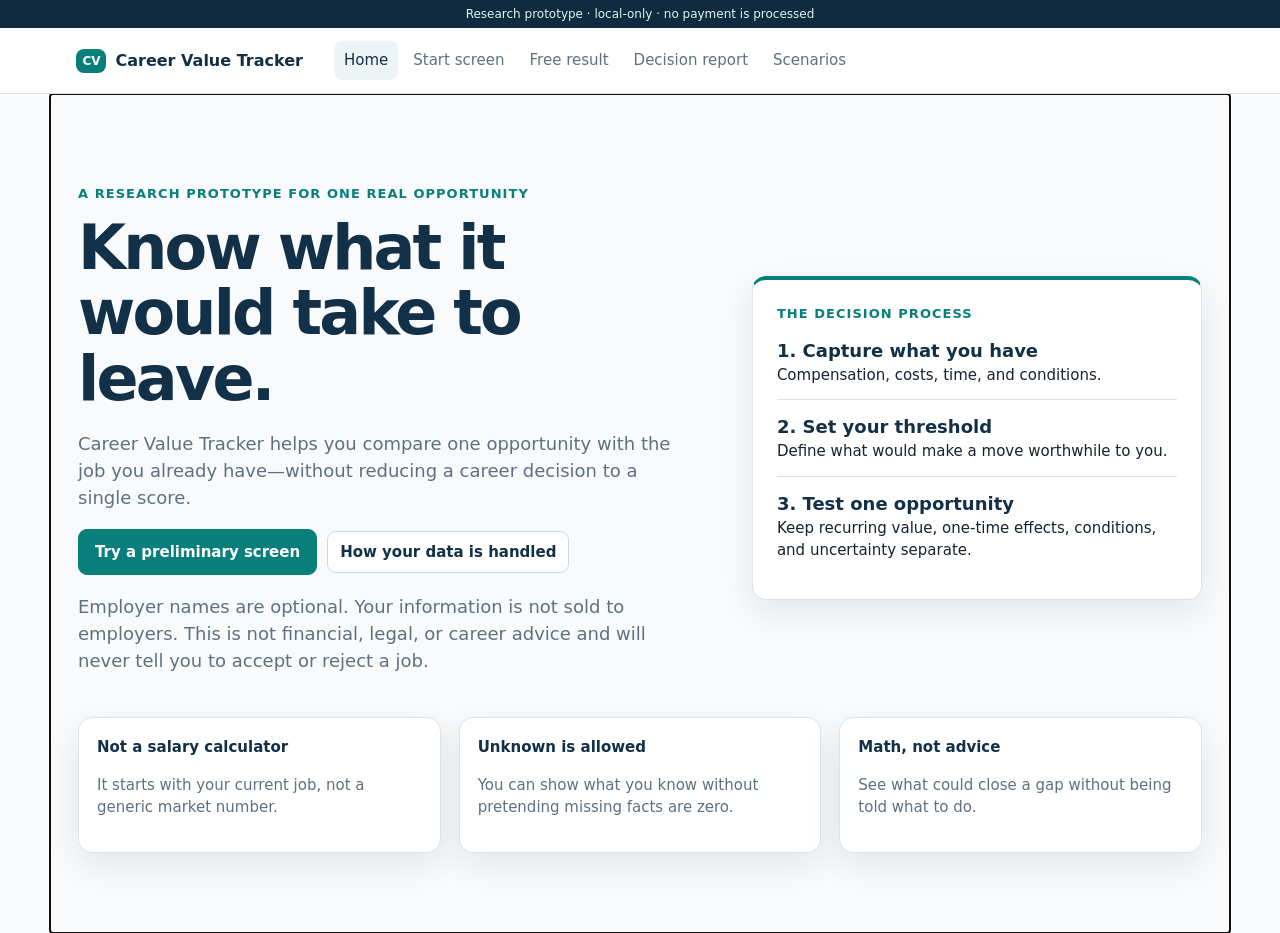
<file: index.html>
<!doctype html>
<html lang="en">
  <head>
    <meta charset="UTF-8" />
    <meta name="viewport" content="width=device-width, initial-scale=1.0" />
    <title>Career Value Tracker — Research Prototype</title>
    <link rel="stylesheet" href="styles.css" />
    <style>.step{border:0;cursor:pointer}.step:disabled{cursor:not-allowed;opacity:.6}.persistent-note{margin-top:14px}.result-hero .notice.warning,.result-hero .notice.warning strong,.result-hero .notice.warning .helper{color:#5b3700}.locked{min-height:270px}.unlock-callout>div{max-width:670px}.unlock-callout .primary-button{white-space:normal}</style>
  </head>
  <body>
    <div class="research-ribbon">Research prototype · local-only · no payment is processed</div>
    <header class="topbar">
      <button class="brand" data-route="landing" aria-label="Career Value Tracker home">
        <span class="brand-mark">CV</span><span>Career Value Tracker</span>
      </button>
      <nav id="mainNav" aria-label="Prototype navigation"></nav>
      <button class="quiet-button" id="researchToggle" hidden>Research controls</button>
    </header>
    <aside id="researchPanel" class="research-panel" hidden>
      <div class="panel-head"><strong>Research controls</strong><button class="icon-button" id="closeResearch" aria-label="Close research controls">×</button></div>
      <label for="fixtureSelect">Load a report fixture</label>
      <select id="fixtureSelect"></select>
      <p>Fixtures populate presentation states only. They do not run the production calculation engine.</p>
      <button class="secondary-button" id="resetLog">Reset local event log</button>
      <button class="secondary-button" id="downloadLog">Download event log (JSON)</button>
      <details><summary>Event log</summary><pre id="eventLog"></pre></details>
    </aside>
    <main id="app" tabindex="-1"></main>
    <div id="toast" role="status" aria-live="polite"></div>
    <script src="app.js?v=final-pilot-flow-b2bad36"></script>
  </body>
</html>
</file>
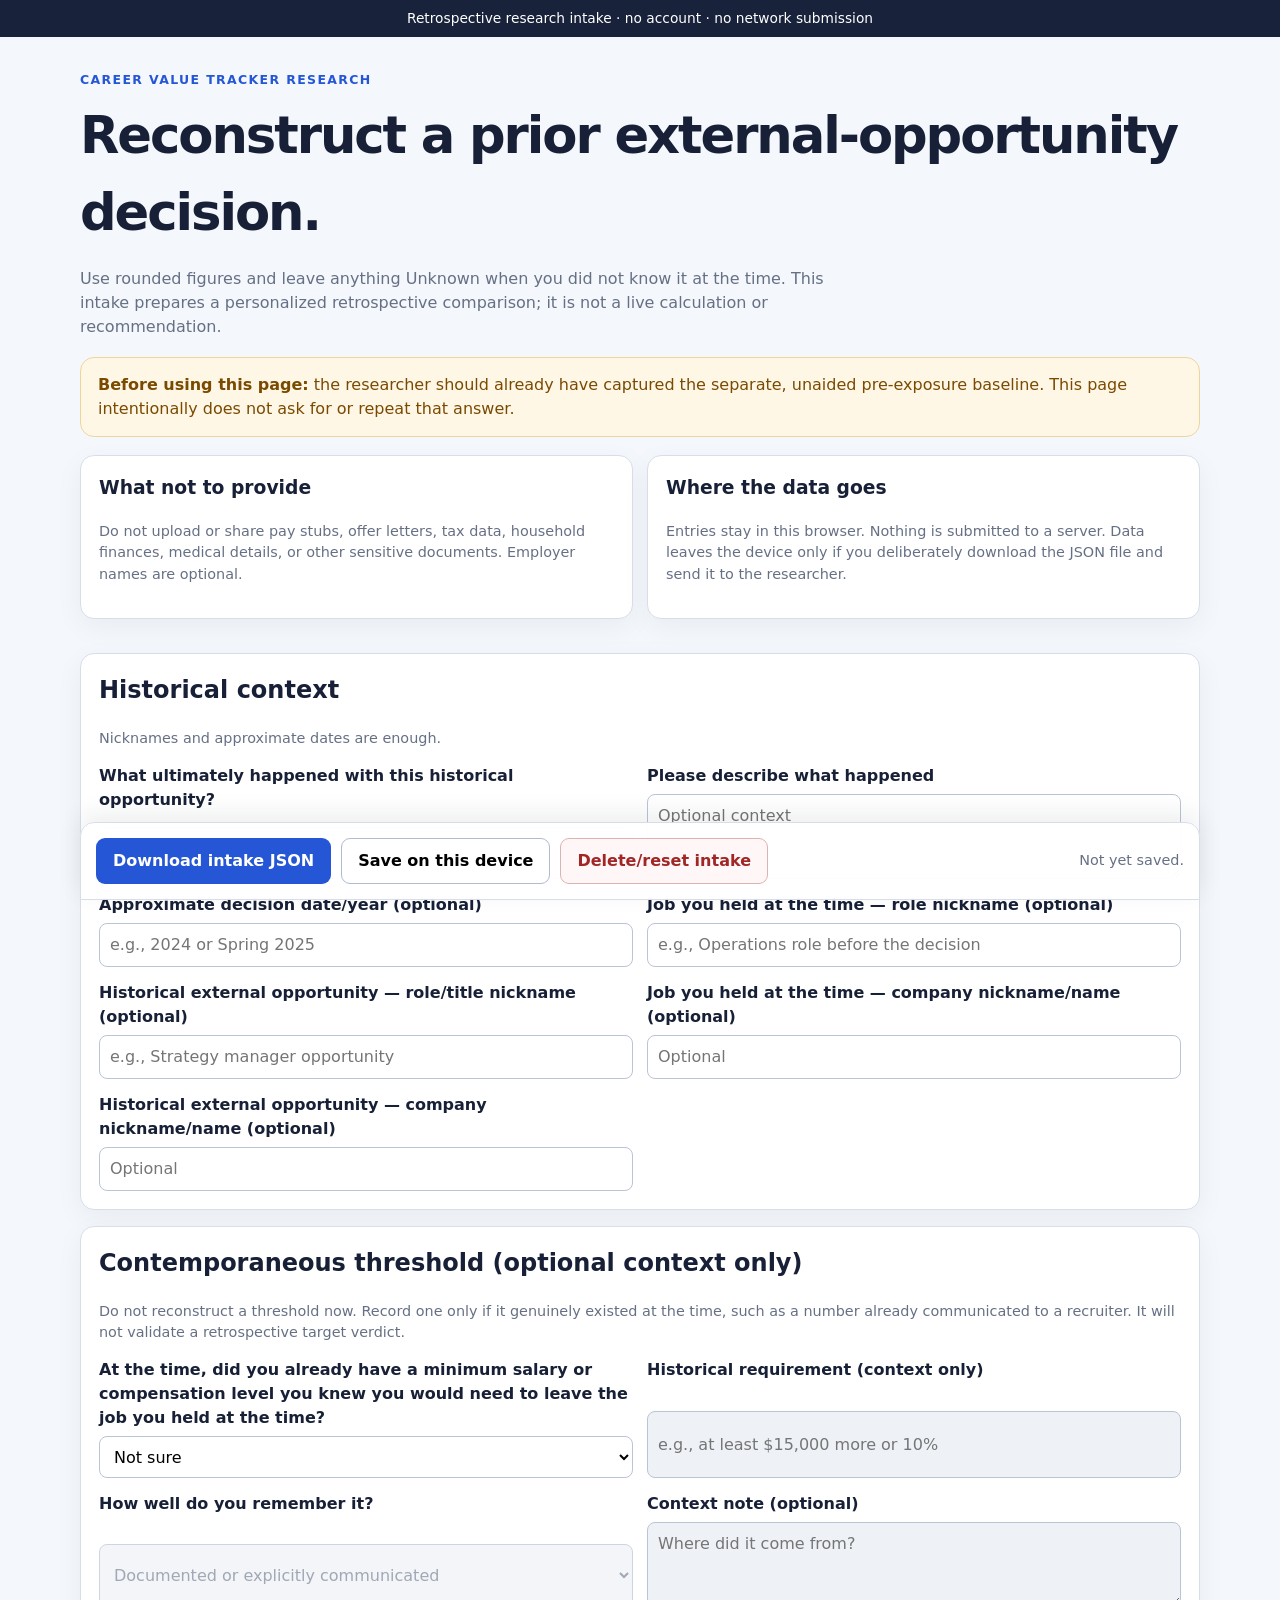
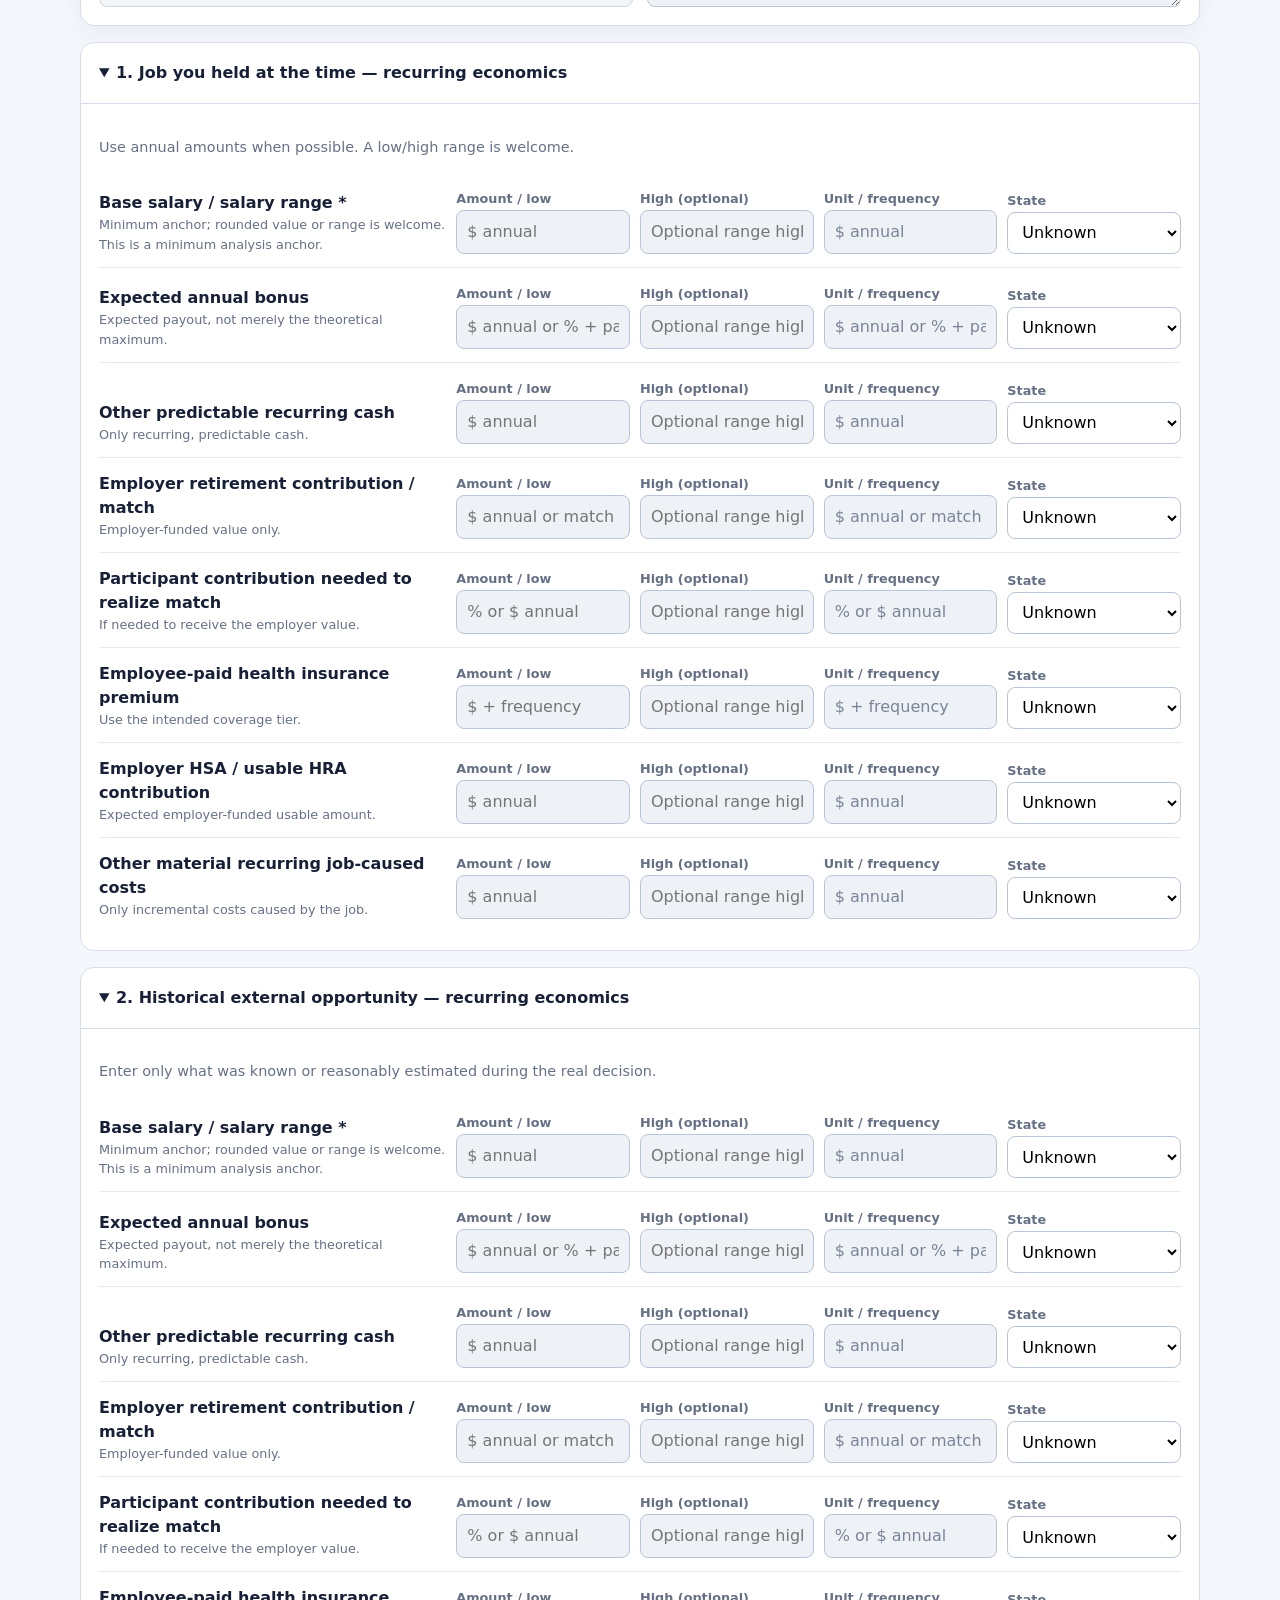
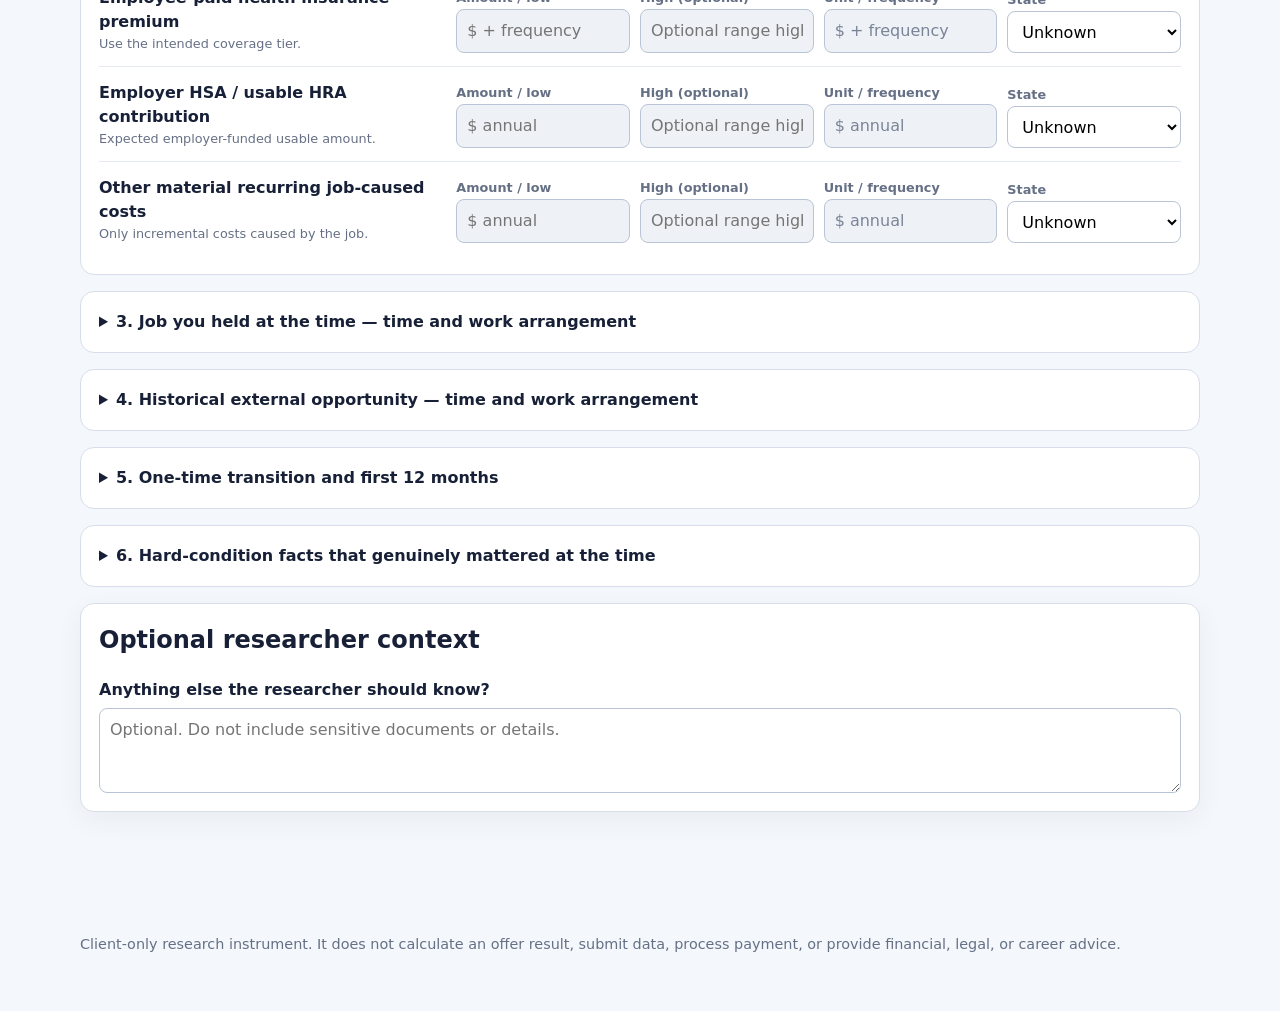
<file: RETROSPECTIVE_DECISION_INTAKE.html>
<!doctype html>
<html lang="en">
<head>
  <meta charset="UTF-8" />
  <meta name="viewport" content="width=device-width, initial-scale=1.0" />
  <title>Career Value Tracker — Retrospective Decision Intake</title>
  <style>
    :root{--ink:#172036;--muted:#667085;--line:#d7deea;--soft:#f4f7fb;--brand:#2456d6;--warn:#fff7e6;--danger:#a12626;font-family:Inter,ui-sans-serif,system-ui,-apple-system,"Segoe UI",sans-serif}
    *{box-sizing:border-box}body{margin:0;color:var(--ink);background:var(--soft);line-height:1.5}button,input,select,textarea{font:inherit}.shell{width:min(1120px,calc(100% - 32px));margin:auto}.ribbon{padding:8px 16px;color:#fff;background:#18223a;text-align:center;font-size:.86rem}header{padding:34px 0 18px}h1{margin:8px 0;font-size:clamp(2rem,5vw,3.2rem);letter-spacing:-.04em}header p{max-width:780px;color:var(--muted)}.eyebrow{color:var(--brand);font-size:.78rem;font-weight:800;letter-spacing:.11em;text-transform:uppercase}.notice,.card,details{border:1px solid var(--line);border-radius:14px;background:#fff}.notice{margin:18px 0;padding:15px 17px;border-color:#efd59b;color:#7a4a00;background:var(--warn)}.card{margin-bottom:16px;padding:18px;box-shadow:0 8px 28px rgba(23,32,54,.05)}.card h2,.card h3{margin-top:0}.privacy,.context,.field-grid{display:grid;grid-template-columns:repeat(2,minmax(0,1fr));gap:14px}.mini,.intro{color:var(--muted);font-size:.9rem}details{margin-bottom:16px}summary{padding:18px;cursor:pointer;font-weight:800}details[open] summary{border-bottom:1px solid var(--line)}.body{padding:18px}.field{display:grid;gap:6px}.field label{font-weight:700}.field input,.field select,.field textarea,.research-field input,.research-field select{width:100%;min-height:42px;padding:9px 10px;border:1px solid #b9c4d6;border-radius:8px;background:#fff}.field textarea{min-height:85px;resize:vertical}input:disabled,select:disabled,textarea:disabled{color:#7a8497;background:#eef1f6}.research-field{display:grid;grid-template-columns:minmax(220px,1.6fr) repeat(4,minmax(125px,.8fr));gap:10px;align-items:end;padding:13px 0;border-bottom:1px solid #e5eaf2}.research-field:last-child{border-bottom:0}.label-block strong,.label-block span{display:block}.label-block span,.research-field label{color:var(--muted);font-size:.8rem}.research-field label{font-weight:700}.actions{position:sticky;bottom:0;display:flex;flex-wrap:wrap;gap:10px;align-items:center;margin-top:20px;padding:15px;border:1px solid var(--line);border-radius:14px 14px 0 0;background:rgba(255,255,255,.97);box-shadow:0 -8px 24px rgba(23,32,54,.08)}button{cursor:pointer}.button{min-height:44px;padding:10px 16px;border:1px solid transparent;border-radius:9px;font-weight:800}.primary{color:#fff;background:var(--brand)}.secondary{border-color:#aebbd0;background:#fff}.danger{border-color:#dfb2b2;color:var(--danger);background:#fff7f7}.status{margin-left:auto;color:var(--muted);font-size:.9rem}.validation{display:none;margin:15px 0;padding:13px;border:1px solid #efc5c5;border-radius:10px;color:#842424;background:#fff5f5}.validation.show{display:block}footer{padding:24px 0 55px;color:var(--muted);font-size:.9rem}
    @media(max-width:850px){.privacy,.context,.field-grid{grid-template-columns:1fr}.research-field{grid-template-columns:1fr 1fr}.label-block{grid-column:1/-1}}@media(max-width:540px){.shell{width:min(100% - 20px,1120px)}.research-field{grid-template-columns:1fr}.actions{position:static}.status{width:100%;margin-left:0}}
  </style>
</head>
<body>
  <div class="ribbon">Retrospective research intake · no account · no network submission</div>
  <header class="shell">
    <div class="eyebrow">Career Value Tracker research</div>
    <h1>Reconstruct a prior external-opportunity decision.</h1>
    <p>Use rounded figures and leave anything Unknown when you did not know it at the time. This intake prepares a personalized retrospective comparison; it is not a live calculation or recommendation.</p>
    <div class="notice"><strong>Before using this page:</strong> the researcher should already have captured the separate, unaided pre-exposure baseline. This page intentionally does not ask for or repeat that answer.</div>
    <div class="privacy">
      <div class="card"><h3>What not to provide</h3><p class="mini">Do not upload or share pay stubs, offer letters, tax data, household finances, medical details, or other sensitive documents. Employer names are optional.</p></div>
      <div class="card"><h3>Where the data goes</h3><p class="mini">Entries stay in this browser. Nothing is submitted to a server. Data leaves the device only if you deliberately download the JSON file and send it to the researcher.</p></div>
    </div>
  </header>

  <main class="shell">
    <form id="intakeForm" novalidate>
      <section class="card">
        <h2>Historical context</h2>
        <p class="intro">Nicknames and approximate dates are enough.</p>
        <div class="context">
          <div class="field"><label for="historicalOutcome">What ultimately happened with this historical opportunity?</label><select id="historicalOutcome"><option value="">Select one</option><option>Accepted the offer</option><option>Withdrew from the process</option><option>Declined the offer</option><option>No offer was made</option><option>Other</option></select></div>
          <div class="field" id="historicalOutcomeOtherField" hidden><label for="historicalOutcomeOther">Please describe what happened</label><textarea id="historicalOutcomeOther" placeholder="Optional context"></textarea></div>
          <div class="field"><label for="decisionDate">Approximate decision date/year (optional)</label><input id="decisionDate" placeholder="e.g., 2024 or Spring 2025" /></div>
          <div class="field"><label for="currentRoleNickname">Job you held at the time — role nickname (optional)</label><input id="currentRoleNickname" placeholder="e.g., Operations role before the decision" /></div>
          <div class="field"><label for="opportunityRoleNickname">Historical external opportunity — role/title nickname (optional)</label><input id="opportunityRoleNickname" placeholder="e.g., Strategy manager opportunity" /></div>
          <div class="field"><label for="currentCompanyNickname">Job you held at the time — company nickname/name (optional)</label><input id="currentCompanyNickname" placeholder="Optional" /></div>
          <div class="field"><label for="opportunityCompanyNickname">Historical external opportunity — company nickname/name (optional)</label><input id="opportunityCompanyNickname" placeholder="Optional" /></div>
        </div>
      </section>

      <section class="card">
        <h2>Contemporaneous threshold (optional context only)</h2>
        <p class="intro">Do not reconstruct a threshold now. Record one only if it genuinely existed at the time, such as a number already communicated to a recruiter. It will not validate a retrospective target verdict.</p>
        <div class="context">
          <div class="field"><label for="thresholdStatus">At the time, did you already have a minimum salary or compensation level you knew you would need to leave the job you held at the time?</label><select id="thresholdStatus"><option value="not_sure">Not sure</option><option value="had_explicit">Yes</option><option value="did_not">No</option></select></div>
          <div class="field"><label for="thresholdValue">Historical requirement (context only)</label><input id="thresholdValue" placeholder="e.g., at least $15,000 more or 10%" disabled /></div>
          <div class="field"><label for="thresholdProvenance">How well do you remember it?</label><select id="thresholdProvenance" disabled><option value="confirmed">Documented or explicitly communicated</option><option value="estimated">Clearly remembered, not documented</option></select></div>
          <div class="field"><label for="thresholdNote">Context note (optional)</label><textarea id="thresholdNote" placeholder="Where did it come from?" disabled></textarea></div>
        </div>
      </section>

      <details open><summary>1. Job you held at the time — recurring economics</summary><div class="body"><p class="intro">Use annual amounts when possible. A low/high range is welcome.</p><div data-section="current.core"></div></div></details>
      <details open><summary>2. Historical external opportunity — recurring economics</summary><div class="body"><p class="intro">Enter only what was known or reasonably estimated during the real decision.</p><div data-section="opportunity.core"></div></div></details>
      <details><summary>3. Job you held at the time — time and work arrangement</summary><div class="body"><div data-section="current.time"></div></div></details>
      <details><summary>4. Historical external opportunity — time and work arrangement</summary><div class="body"><div data-section="opportunity.time"></div></div></details>
      <details><summary>5. One-time transition and first 12 months</summary><div class="body"><h3>Job you held at the time — losses or offsets</h3><div data-section="current.transition"></div><h3>Historical external opportunity — one-time support</h3><div data-section="opportunity.transition"></div></div></details>
      <details><summary>6. Hard-condition facts that genuinely mattered at the time</summary><div class="body"><p class="intro">Optional. Do not invent conditions after the fact.</p><div data-section="conditions"></div></div></details>

      <section class="card"><h2>Optional researcher context</h2><div class="field"><label for="participantNotes">Anything else the researcher should know?</label><textarea id="participantNotes" placeholder="Optional. Do not include sensitive documents or details."></textarea></div></section>
      <div id="validationMessage" class="validation" role="alert"></div>
      <div class="actions">
        <button class="button primary" type="button" id="downloadJson">Download intake JSON</button>
        <button class="button secondary" type="button" id="saveLocal">Save on this device</button>
        <button class="button danger" type="button" id="resetIntake">Delete/reset intake</button>
        <span class="status" id="saveStatus" role="status" aria-live="polite">Not yet saved.</span>
      </div>
    </form>
  </main>
  <footer class="shell">Client-only research instrument. It does not calculate an offer result, submit data, process payment, or provide financial, legal, or career advice.</footer>

  <script>
  (() => {
    "use strict";
    const STORAGE_KEY="careerValueTracker.retrospectiveIntake.v1";
    const states=["Confirmed","Estimated","Unknown","Not applicable"];
    const core=[
      ["base_salary","Base salary / salary range","Minimum anchor; rounded value or range is welcome.","$ annual"],
      ["annual_bonus","Expected annual bonus","Expected payout, not merely the theoretical maximum.","$ annual or % + payout"],
      ["other_recurring_cash","Other predictable recurring cash","Only recurring, predictable cash.","$ annual"],
      ["employer_retirement","Employer retirement contribution / match","Employer-funded value only.","$ annual or match formula"],
      ["participant_retirement","Participant contribution needed to realize match","If needed to receive the employer value.","% or $ annual"],
      ["health_premium","Employee-paid health insurance premium","Use the intended coverage tier.","$ + frequency"],
      ["hsa_hra","Employer HSA / usable HRA contribution","Expected employer-funded usable amount.","$ annual"],
      ["other_recurring_costs","Other material recurring job-caused costs","Only incremental costs caused by the job.","$ annual"]
    ];
    const time=[
      ["weekly_hours","Typical weekly work hours","Exclude commute; include recurring after-hours work.","hours/week"],
      ["pto_used","Expected PTO actually used annually","Expected use, not only policy maximum.","days/year"],
      ["paid_nonworking_days","Paid holidays / other paid nonworking days","Enter only if known.","days/year"],
      ["office_days","Office days per week or range","A range such as 2–3 is acceptable.","days/week"],
      ["commute_time","Round-trip commute time per office day","Door-to-workplace total.","minutes/day"],
      ["commute_cost","Direct commute cost","Per day, month, year, or annual estimate.","$ + frequency"],
      ["other_required_time","Other recurring required job time","Only time not already in weekly hours.","hours/month or year"]
    ];
    const currentTransition=[
      ["forfeited_bonus","Forfeited bonus","Expected bonus lost because of departure.","$ one-time"],
      ["unvested_retirement","Unvested employer-funded retirement","Exclude participant contributions.","$ one-time"],
      ["pto_payout_forfeiture","PTO payout or forfeiture","Describe whether this was a payment or loss.","$ one-time"],
      ["repayment_obligations","Repayment obligations","Tuition, sign-on, relocation, training, or similar.","$ one-time"],
      ["temporary_transition_costs","Relocation / insurance / income-gap / unpaid-leave / other temporary costs","Combine or clarify in the optional note.","$ one-time"]
    ];
    const opportunityTransition=[
      ["sign_on","Sign-on payment","Gross amount; note clawback terms if known.","$ one-time"],
      ["relocation_support","Relocation support","Expected usable payment or reimbursement.","$ one-time"],
      ["guaranteed_temporary_payment","Guaranteed temporary payment","Only the temporary amount above recurring expectations.","$ one-time"],
      ["other_transition_support","Other employer-paid transition support","Employer-paid or reimbursed transition items.","$ one-time"]
    ];
    const conditions=[
      ["office_constraint","Office-day constraint","e.g., maximum 2 days/week","requirement"],
      ["commute_constraint","Commute constraint","e.g., maximum 45 minutes one way","requirement"],
      ["pto_constraint","PTO minimum","e.g., at least 15 usable days","requirement"],
      ["travel_constraint","Travel constraint","e.g., no more than 20%","requirement"],
      ["relocation_constraint","Relocation constraint","e.g., no relocation","requirement"],
      ["schedule_constraint","Schedule constraint","e.g., flexible start/end time","requirement"],
      ["custom_condition","Custom condition","Only if genuinely important at the time.","requirement"]
    ];
    const schema={"current.core":core,"opportunity.core":core,"current.time":time,"opportunity.time":time,"current.transition":currentTransition,"opportunity.transition":opportunityTransition,"conditions":conditions};
    const fieldKey=(section,id)=>`${section}.${id}`;
    function field(section,[id,label,help,unit]){
      const key=fieldKey(section,id),anchor=id==="base_salary";
      return `<div class="research-field" data-field="${key}"><div class="label-block"><strong>${label}${anchor?" *":""}</strong><span>${help}${anchor?" This is a minimum analysis anchor.":""}</span></div><div><label for="${key}.low">Amount / low</label><input id="${key}.low" data-part="low" placeholder="${unit}" disabled></div><div><label for="${key}.high">High (optional)</label><input id="${key}.high" data-part="high" placeholder="Optional range high" disabled></div><div><label for="${key}.unit">Unit / frequency</label><input id="${key}.unit" data-part="unit" value="${unit}" disabled></div><div><label for="${key}.state">State</label><select id="${key}.state" data-part="state">${states.map(x=>`<option${x==="Unknown"?" selected":""}>${x}</option>`).join("")}</select></div></div>`;
    }
    Object.entries(schema).forEach(([section,defs])=>document.querySelector(`[data-section="${section}"]`).innerHTML=defs.map(def=>field(section,def)).join(""));
    function availability(row){
      const state=row.querySelector('[data-part="state"]').value,enabled=state==="Confirmed"||state==="Estimated";
      row.querySelectorAll('[data-part="low"],[data-part="high"],[data-part="unit"]').forEach(input=>{input.disabled=!enabled;if(!enabled)input.value=input.dataset.part==="unit"?input.defaultValue:"";});
    }
    document.querySelectorAll(".research-field").forEach(row=>{row.querySelector('[data-part="state"]').addEventListener("change",()=>{availability(row);persist(false)});row.querySelectorAll("input").forEach(input=>input.addEventListener("input",()=>persist(false)));availability(row);});
    const thresholdStatus=document.getElementById("thresholdStatus");
    const historicalOutcome=document.getElementById("historicalOutcome");
    const historicalOutcomeOtherField=document.getElementById("historicalOutcomeOtherField");
    const thresholdFields=["thresholdValue","thresholdProvenance","thresholdNote"].map(id=>document.getElementById(id));
    function thresholdAvailability(){const enabled=thresholdStatus.value==="had_explicit";thresholdFields.forEach(x=>{x.disabled=!enabled;if(!enabled&&x.id!=="thresholdProvenance")x.value=""})}
    thresholdStatus.addEventListener("change",()=>{thresholdAvailability();persist(false)});thresholdAvailability();
    function historicalOutcomeAvailability(){historicalOutcomeOtherField.hidden=historicalOutcome.value!=="Other";if(historicalOutcome.value!=="Other")document.getElementById("historicalOutcomeOther").value=""}
    historicalOutcome.addEventListener("change",()=>{historicalOutcomeAvailability();persist(false)});historicalOutcomeAvailability();
    document.querySelectorAll("#intakeForm input,#intakeForm select,#intakeForm textarea").forEach(x=>{x.addEventListener("change",()=>persist(false));x.addEventListener("input",()=>persist(false))});
    const contextIds=["historicalOutcome","historicalOutcomeOther","decisionDate","currentRoleNickname","opportunityRoleNickname","currentCompanyNickname","opportunityCompanyNickname","thresholdStatus","thresholdValue","thresholdProvenance","thresholdNote","participantNotes"];
    function collect(){
      const context={};contextIds.forEach(id=>{const x=document.getElementById(id);context[id]=x.disabled?null:x.value});
      const fields={};document.querySelectorAll(".research-field").forEach(row=>{const state=row.querySelector('[data-part="state"]').value,known=state==="Confirmed"||state==="Estimated";fields[row.dataset.field]={state,low_or_amount:known?row.querySelector('[data-part="low"]').value:null,high:known?(row.querySelector('[data-part="high"]').value||null):null,unit_or_frequency:known?row.querySelector('[data-part="unit"]').value:null}});
      return {schema_version:"retrospective-intake-v1",research_context:"Two retrospective pilots; target verdict intentionally omitted",exported_at:null,context,fields};
    }
    function apply(data){
      if(!data||data.schema_version!=="retrospective-intake-v1")return;
      Object.entries(data.context||{}).forEach(([id,value])=>{const x=document.getElementById(id);if(x&&value!==null&&value!==undefined)x.value=value});thresholdAvailability();historicalOutcomeAvailability();
      Object.entries(data.fields||{}).forEach(([key,value])=>{const row=document.querySelector(`[data-field="${CSS.escape(key)}"]`);if(!row)return;row.querySelector('[data-part="state"]').value=value.state||"Unknown";availability(row);if(value.state==="Confirmed"||value.state==="Estimated"){row.querySelector('[data-part="low"]').value=value.low_or_amount||"";row.querySelector('[data-part="high"]').value=value.high||"";row.querySelector('[data-part="unit"]').value=value.unit_or_frequency||""}});
    }
    function setStatus(message){document.getElementById("saveStatus").textContent=message}
    function persist(show=true){localStorage.setItem(STORAGE_KEY,JSON.stringify(collect()));if(show)setStatus("Saved on this device.")}
    function validateAnchors(){
      const missing=["current.core.base_salary","opportunity.core.base_salary"].filter(key=>{const row=document.querySelector(`[data-field="${CSS.escape(key)}"]`),state=row.querySelector('[data-part="state"]').value,amount=row.querySelector('[data-part="low"]').value.trim();return state==="Unknown"||state==="Not applicable"||!amount});
      const box=document.getElementById("validationMessage");box.classList.toggle("show",missing.length>0);box.textContent=missing.length?"Current-job and opportunity salary are minimum anchors. You may still export with either Unknown, but the recurring comparison may be unable to assess that domain.":"";return missing.length===0;
    }
    document.getElementById("saveLocal").addEventListener("click",()=>persist(true));
    document.getElementById("downloadJson").addEventListener("click",()=>{validateAnchors();const data=collect();data.exported_at=new Date().toISOString();const link=document.createElement("a");link.href=URL.createObjectURL(new Blob([JSON.stringify(data,null,2)],{type:"application/json"}));link.download="career-value-tracker-retrospective-intake.json";document.body.appendChild(link);link.click();URL.revokeObjectURL(link.href);link.remove();persist(false);setStatus("JSON downloaded. Send it to the researcher only if you choose.")});
    document.getElementById("resetIntake").addEventListener("click",()=>{if(!confirm("Delete all locally saved retrospective intake data on this device?"))return;localStorage.removeItem(STORAGE_KEY);document.getElementById("intakeForm").reset();document.querySelectorAll(".research-field").forEach(row=>{row.querySelector('[data-part="state"]').value="Unknown";availability(row)});thresholdAvailability();document.getElementById("validationMessage").classList.remove("show");setStatus("Local intake data deleted.");window.scrollTo({top:0,behavior:"smooth"})});
    const saved=localStorage.getItem(STORAGE_KEY);if(saved){try{apply(JSON.parse(saved));setStatus("Restored from this device.")}catch{localStorage.removeItem(STORAGE_KEY);setStatus("A prior local draft could not be restored.")}}
  })();
  </script>
</body>
</html>
</file>
<file: styles.css>
:root{--ink:#18222e;--muted:#607080;--line:#dce4ea;--paper:#f8fafb;--navy:#123047;--teal:#087f7a;--mint:#e7f7f2;--amber:#9a5a00;--amber-bg:#fff3dc;--red:#9f3034;--red-bg:#fff0f1;--blue:#1766a2;--blue-bg:#edf6ff;--radius:14px;--shadow:0 12px 35px rgba(18,48,71,.09)}*{box-sizing:border-box}body{margin:0;background:var(--paper);color:var(--ink);font:15px/1.5 Inter,ui-sans-serif,system-ui,-apple-system,"Segoe UI",sans-serif}.research-ribbon{background:#102b40;color:#dff5f1;text-align:center;font-size:12px;padding:5px}.topbar{height:66px;padding:0 5.5vw;background:#fff;border-bottom:1px solid var(--line);display:flex;align-items:center;gap:25px;position:sticky;top:0;z-index:4}.brand{border:0;background:none;font-size:16px;color:var(--navy);font-weight:750;display:flex;align-items:center;gap:9px;cursor:pointer;white-space:nowrap}.brand-mark{background:var(--teal);color:white;border-radius:8px;padding:3px 6px;font-size:12px}nav{display:flex;gap:5px;flex:1}nav button{font:inherit;color:var(--muted);border:0;background:transparent;padding:8px 10px;border-radius:8px;cursor:pointer}nav button.active,nav button:hover{background:#edf4f6;color:var(--navy)}button{font:inherit;cursor:pointer}.quiet-button,.secondary-button{padding:9px 12px;border:1px solid #cbd8df;border-radius:9px;background:#fff;color:var(--navy);font-weight:650}.primary-button{background:var(--teal);color:#fff;border:1px solid var(--teal);border-radius:9px;padding:11px 16px;font-weight:750}.primary-button:hover{background:#056b67}.danger-button{color:var(--red);border-color:#e3b8ba}.icon-button{border:0;background:none;font-size:25px;color:var(--muted)}main{max-width:1180px;margin:0 auto;padding:45px 28px 80px}.hero{padding:45px 0 25px;display:grid;grid-template-columns:1.1fr .8fr;gap:55px;align-items:center}.eyebrow{font-size:13px;font-weight:800;letter-spacing:.08em;text-transform:uppercase;color:var(--teal)}h1{font-size:clamp(38px,5vw,62px);line-height:1.06;letter-spacing:-.045em;margin:11px 0 18px;color:var(--navy)}h2{font-size:26px;letter-spacing:-.025em;margin:0 0 9px;color:var(--navy)}h3{font-size:17px;margin:0 0 7px}p{color:var(--muted)}.hero p{font-size:18px;max-width:600px}.card{background:#fff;border:1px solid var(--line);border-radius:var(--radius);padding:24px;box-shadow:var(--shadow)}.hero-card{border-top:4px solid var(--teal)}.metric{padding:13px 0;border-bottom:1px solid var(--line)}.metric:last-child{border-bottom:0}.metric strong{display:block;color:var(--navy);font-size:18px}.grid{display:grid;gap:18px}.grid.two{grid-template-columns:repeat(2,minmax(0,1fr))}.grid.three{grid-template-columns:repeat(3,minmax(0,1fr))}.feature{padding:18px}.feature strong{display:block;color:var(--navy);margin-bottom:4px}.legal{font-size:12px;margin-top:18px}.page-head{max-width:760px;margin-bottom:25px}.page-head p{margin:4px 0}.stepper{display:flex;gap:8px;flex-wrap:wrap;margin:0 0 28px}.step{background:#eaf0f3;color:#607080;border-radius:999px;padding:5px 10px;font-size:12px;font-weight:700}.step.active{background:var(--teal);color:white}.section{margin:22px 0}.section-title{display:flex;justify-content:space-between;align-items:baseline;margin-bottom:10px}.field-grid{display:grid;grid-template-columns:repeat(2,minmax(0,1fr));gap:14px}.field{display:grid;gap:5px}.field.full{grid-column:1/-1}label{font-weight:700;color:#2a4050;font-size:13px}input,select,textarea{width:100%;padding:10px 11px;border:1px solid #cbd8df;border-radius:8px;background:#fff;color:var(--ink);font:inherit}textarea{min-height:78px}.helper{font-size:12px;color:var(--muted);margin:0}.provenance{display:flex;gap:5px;flex-wrap:wrap;margin-top:4px}.chip{border:1px solid #cad7de;border-radius:999px;padding:3px 7px;background:#fff;font-size:11px;color:#4e6572}.chip.selected{background:#e2f5f1;border-color:#80cfc7;color:#056b67;font-weight:750}.nav-actions{display:flex;justify-content:space-between;gap:14px;margin-top:26px}.notice{padding:14px;border-radius:10px;background:var(--blue-bg);color:#174b73;border:1px solid #c8e1f4}.warning{background:var(--amber-bg);border-color:#f0d191;color:#744700}.critical{background:var(--red-bg);border-color:#efc4c5;color:#81292e}.result-hero{padding:27px;border-radius:16px;background:linear-gradient(130deg,#113247,#0a7772);color:white}.result-hero h1,.result-hero h2,.result-hero p{color:white}.result-hero h1{font-size:37px}.result-hero .eyebrow{color:#aeece5}.pill{display:inline-block;padding:4px 9px;border-radius:999px;background:#e7f7f2;color:#046d68;font-size:12px;font-weight:800}.pill.warn{background:var(--amber-bg);color:var(--amber)}.pill.bad{background:var(--red-bg);color:var(--red)}.pill.blue{background:var(--blue-bg);color:var(--blue)}.result-row{display:flex;gap:16px;flex-wrap:wrap;margin-top:17px}.result-stat{min-width:155px}.result-stat span{font-size:12px;opacity:.85;display:block}.result-stat strong{font-size:20px}.locked{position:relative;overflow:hidden}.locked::after{content:"";position:absolute;inset:0;background:linear-gradient(90deg,rgba(255,255,255,.54),rgba(255,255,255,.95));backdrop-filter:blur(3px)}.locked-content{filter:blur(5px);user-select:none}.unlock-callout{position:absolute;inset:0;z-index:1;display:grid;place-items:center;text-align:center;padding:22px}.report-grid{display:grid;grid-template-columns:1.25fr .75fr;gap:20px}.report-section{margin-bottom:17px}.table{width:100%;border-collapse:collapse;font-size:14px}.table td,.table th{padding:9px 5px;border-bottom:1px solid var(--line);text-align:left}.table td:last-child,.table th:last-child{text-align:right}.table th{color:var(--muted);font-size:12px}.summary-list{display:grid;gap:9px}.summary-list div{border-left:3px solid var(--teal);padding:4px 0 4px 10px}.scenario-tabs{display:flex;gap:8px;flex-wrap:wrap;margin:15px 0}.scenario-tabs button{border:1px solid var(--line);background:#fff;padding:8px 11px;border-radius:8px}.scenario-tabs button.active{background:var(--navy);color:#fff;border-color:var(--navy)}.scenario-note{font-size:12px;color:var(--blue);font-weight:700}.modal-backdrop{position:fixed;inset:0;background:rgba(15,35,50,.5);z-index:8;display:grid;place-items:center;padding:18px}.modal{max-width:570px;width:100%;background:white;border-radius:16px;padding:26px;box-shadow:var(--shadow)}.price{font-size:45px;font-weight:800;color:var(--navy);letter-spacing:-.04em}.research-panel{position:fixed;right:20px;top:92px;width:330px;max-height:calc(100vh - 112px);overflow:auto;background:#fff;border:1px solid var(--line);border-radius:13px;box-shadow:var(--shadow);padding:17px;z-index:7}.panel-head{display:flex;justify-content:space-between;align-items:center}.research-panel p,.research-panel pre{font-size:12px}.research-panel button,.research-panel select{margin-top:8px}#toast{position:fixed;right:20px;bottom:20px;background:#143248;color:white;padding:11px 14px;border-radius:9px;box-shadow:var(--shadow);transform:translateY(100px);transition:.2s;z-index:10}#toast.show{transform:translateY(0)}.hidden{display:none!important}.inline-actions{display:flex;gap:10px;align-items:center;flex-wrap:wrap}.list{padding-left:18px;color:var(--muted)}.change-row{display:grid;grid-template-columns:1fr 1fr 1fr 1fr;gap:8px;padding:10px 0;border-bottom:1px solid var(--line);font-size:13px}.export-sheet{background:#fff;max-width:800px;margin:auto;border:1px solid var(--line);box-shadow:var(--shadow);padding:40px;min-height:720px}.export-sheet header{border-bottom:2px solid var(--navy);padding-bottom:15px;margin-bottom:22px}.footer-note{font-size:12px;color:var(--muted)}@media(max-width:800px){.topbar{padding:0 16px}.topbar nav{display:none}.hero,.report-grid,.grid.two,.grid.three{grid-template-columns:1fr}.field-grid{grid-template-columns:1fr}main{padding:28px 16px 60px}.hero{gap:25px}.change-row{grid-template-columns:1fr 1fr}.research-panel{right:10px;left:10px;width:auto}.result-hero h1{font-size:31px}}
</file>
